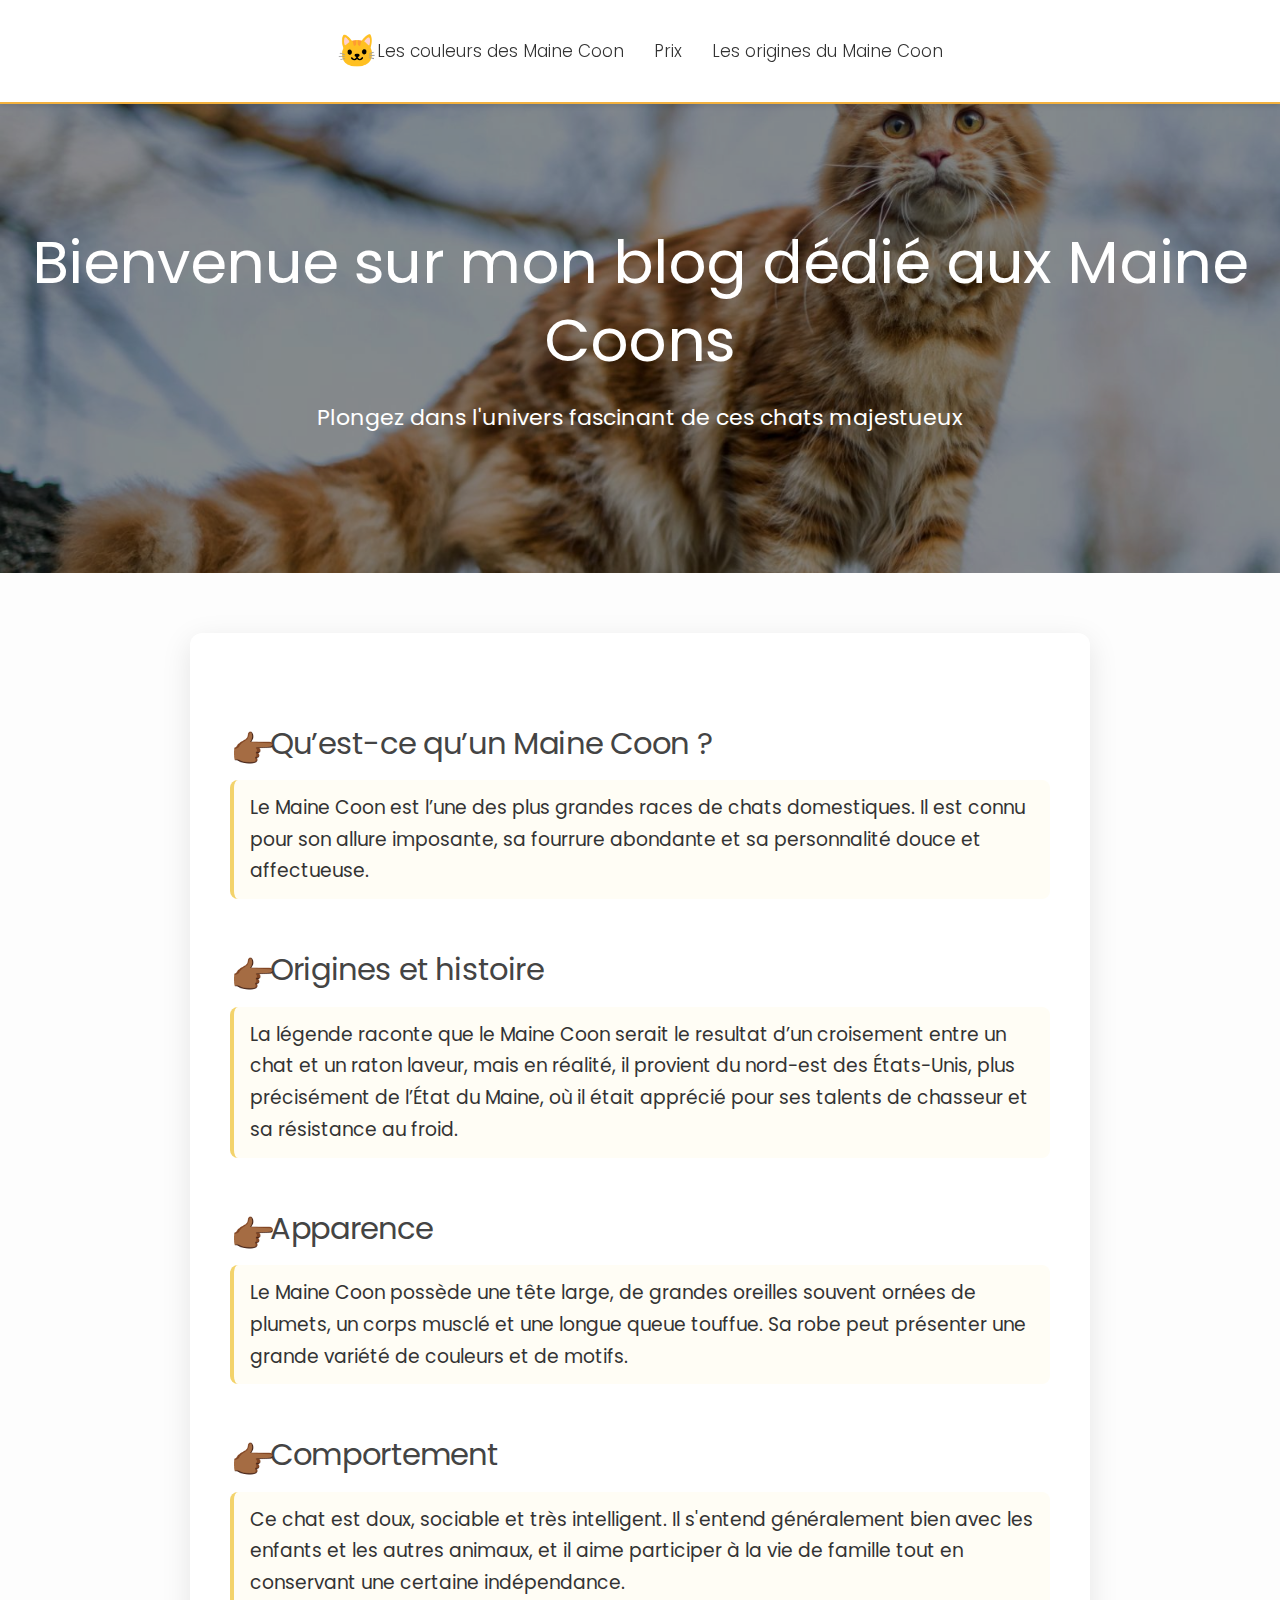
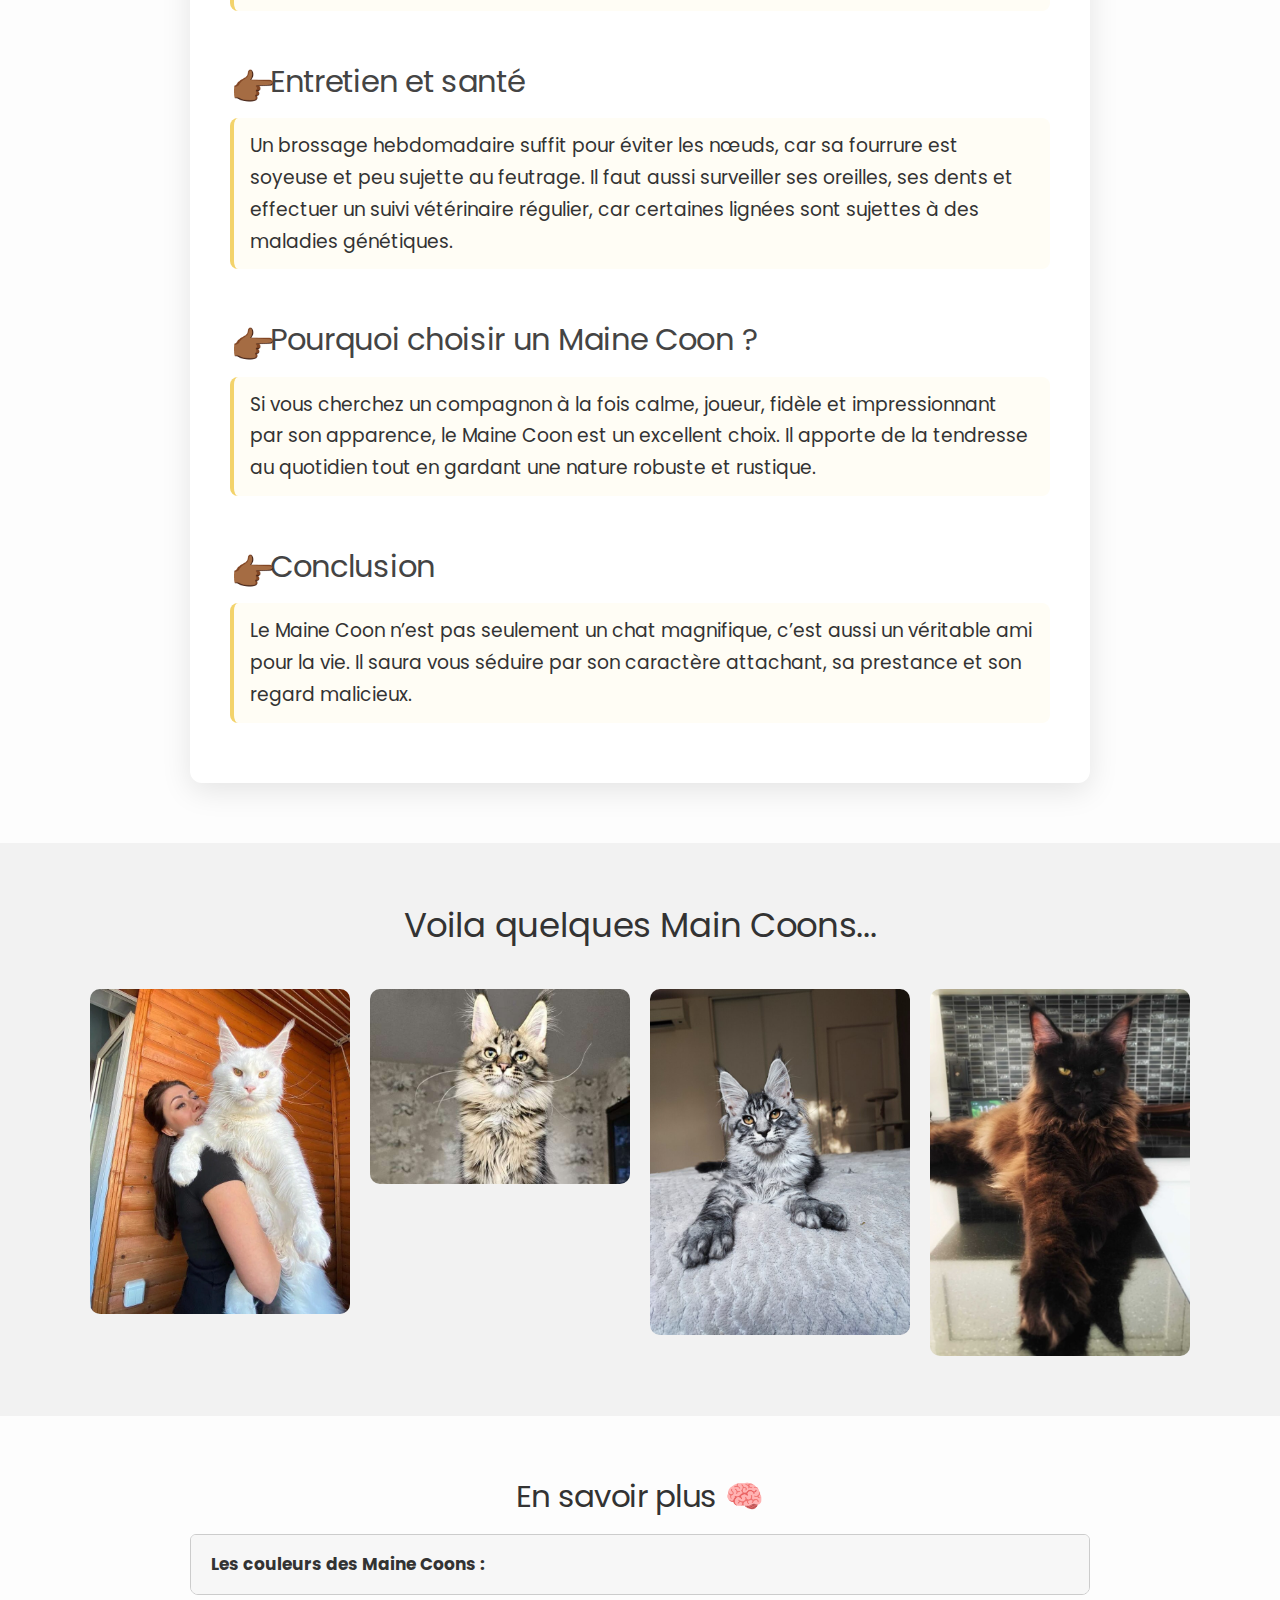
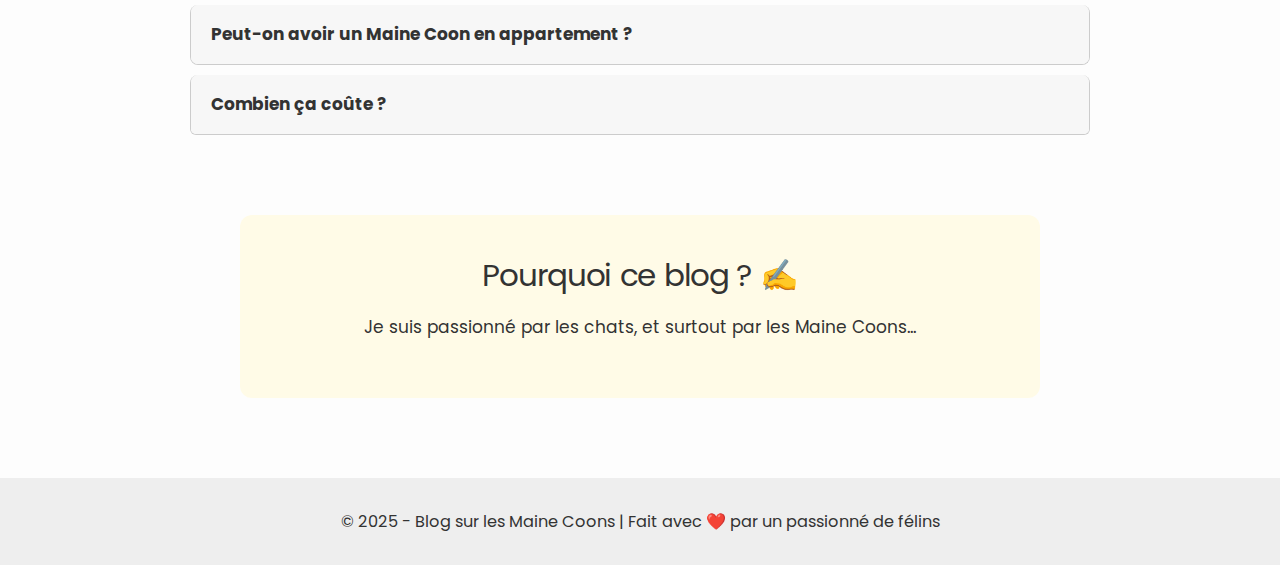
<file: index.html>
<!DOCTYPE html>
<html lang="fr">
<head>
  <meta charset="UTF-8" />
  <meta name="viewport" content="width=device-width, initial-scale=1.0" />
  <title>Mon blog sur les Maine Coons</title>
  
  <!-- Police moderne -->
  <link href="https://fonts.googleapis.com/css2?family=Poppins:wght@400;600;700&display=swap" rel="stylesheet" />

  

<link rel="stylesheet" href="assets/css/theme.bundle.css" />
<link rel="stylesheet" href="assets/css/style.css" />
  
</head>
<body>
<nav class="navbar py-5 d-flex justify-content-center"> 
<div style="width : 40px">
  <ul>
    <li class="gros"><a href="index.html">🐱</a></li>
  </ul>
</div>
<div class="d-flex justify-content-center">
  <ul>
  
    <li><a href="article1.html">Les couleurs des Maine Coon</a></li>
    <li><a href="article1 copy.html">Prix</a></li>
    <li><a href="article1 copy 2.html">Les origines du Maine Coon</a></li>
  </ul>
</div>
</nav>

<header>
  <h1>Bienvenue sur mon blog dédié aux Maine Coons </h1>
  <p>Plongez dans l'univers fascinant de ces chats majestueux</p>
  
</header>

<link href="https://fonts.googleapis.com/css2?family=Outfit:wght@400;600&display=swap" rel="stylesheet">

<main class="content">
  <!-- Texte principal -->
  <h2>Qu’est-ce qu’un Maine Coon ?</h2>
  <p>Le Maine Coon est l’une des plus grandes races de chats domestiques. Il est connu pour son allure imposante, sa fourrure abondante et sa personnalité douce et affectueuse.</p>

  <h2>Origines et histoire</h2>
  <p>La légende raconte que le Maine Coon serait le resultat d’un croisement entre un chat et un raton laveur, mais en réalité, il provient du nord-est des États-Unis, plus précisément de l’État du Maine, où il était apprécié pour ses talents de chasseur et sa résistance au froid.</p>

  <h2>Apparence</h2>
  <p>Le Maine Coon possède une tête large, de grandes oreilles souvent ornées de plumets, un corps musclé et une longue queue touffue. Sa robe peut présenter une grande variété de couleurs et de motifs.</p>

  <h2>Comportement</h2>
  <p>Ce chat est doux, sociable et très intelligent. Il s'entend généralement bien avec les enfants et les autres animaux, et il aime participer à la vie de famille tout en conservant une certaine indépendance.</p>

  <h2>Entretien et santé</h2>
  <p>Un brossage hebdomadaire suffit pour éviter les nœuds, car sa fourrure est soyeuse et peu sujette au feutrage. Il faut aussi surveiller ses oreilles, ses dents et effectuer un suivi vétérinaire régulier, car certaines lignées sont sujettes à des maladies génétiques.</p>

  <h2>Pourquoi choisir un Maine Coon ?</h2>
  <p>Si vous cherchez un compagnon à la fois calme, joueur, fidèle et impressionnant par son apparence, le Maine Coon est un excellent choix. Il apporte de la tendresse au quotidien tout en gardant une nature robuste et rustique.</p>

  <h2>Conclusion</h2>
  <p>Le Maine Coon n’est pas seulement un chat magnifique, c’est aussi un véritable ami pour la vie. Il saura vous séduire par son caractère attachant, sa prestance et son regard malicieux.</p>
</main>

<section class="gallery">
  <h2>Voila quelques Main Coons...</h2>
  <div>
    <img src="assets/img/kiefer-maine-coon-cat-3_0d1825b1-07a2-4328-a352-4d3b44742079.webp" >
    <img src="assets/img/92597-172632_light.jpg" >
    <img src="assets/img/1700405198744-768x1024.jpg">
    <img src="assets/img/maine-coon-black--613x867.jpg">
  </div>
</section>

<div class="accordion">
  <h2 style="text-align: center;">En savoir plus 🧠</h2>

  <div class="accordion-item">
    <div class="accordion-header">Les couleurs des Maine Coons :</div>
    <div class="accordion-content">
      <p>Ils peuvent être tigrés, noirs, blancs, crème, roux... certains ont les yeux vairons !</p>
    </div>
  </div>

  <div class="accordion-item">
    <div class="accordion-header">Peut-on avoir un Maine Coon en appartement ?</div>
    <div class="accordion-content">
      <p>Oui, s’il a de l’espace, des jouets et un arbre à chat pour grimper.</p>
    </div>
  </div>

  <div class="accordion-item">
    <div class="accordion-header">Combien ça coûte ?</div>
    <div class="accordion-content">
      <p>Entre 900€ et 1500€, selon l’éleveur. Choisissez toujours un élevage sérieux !</p>
    </div>
  </div>
</div>

<section style="max-width: 800px; margin: 80px auto; padding: 40px; background-color: #fffbe7; border-radius: 12px; text-align: center;">
  <h2>Pourquoi ce blog ? ✍️</h2>
  <p>Je suis passionné par les chats, et surtout par les Maine Coons...</p>
</section>

<footer>
  © 2025 - Blog sur les Maine Coons | Fait avec ❤️ par un passionné de félins
</footer>

<!-- Script JS pour l'accordéon -->
<script>
  const items = document.querySelectorAll(".accordion-item");
  items.forEach(item => {
    item.querySelector(".accordion-header").addEventListener("click", () => {
      item.classList.toggle("active");
    });
  });
</script>

</body>
</html>
</file>
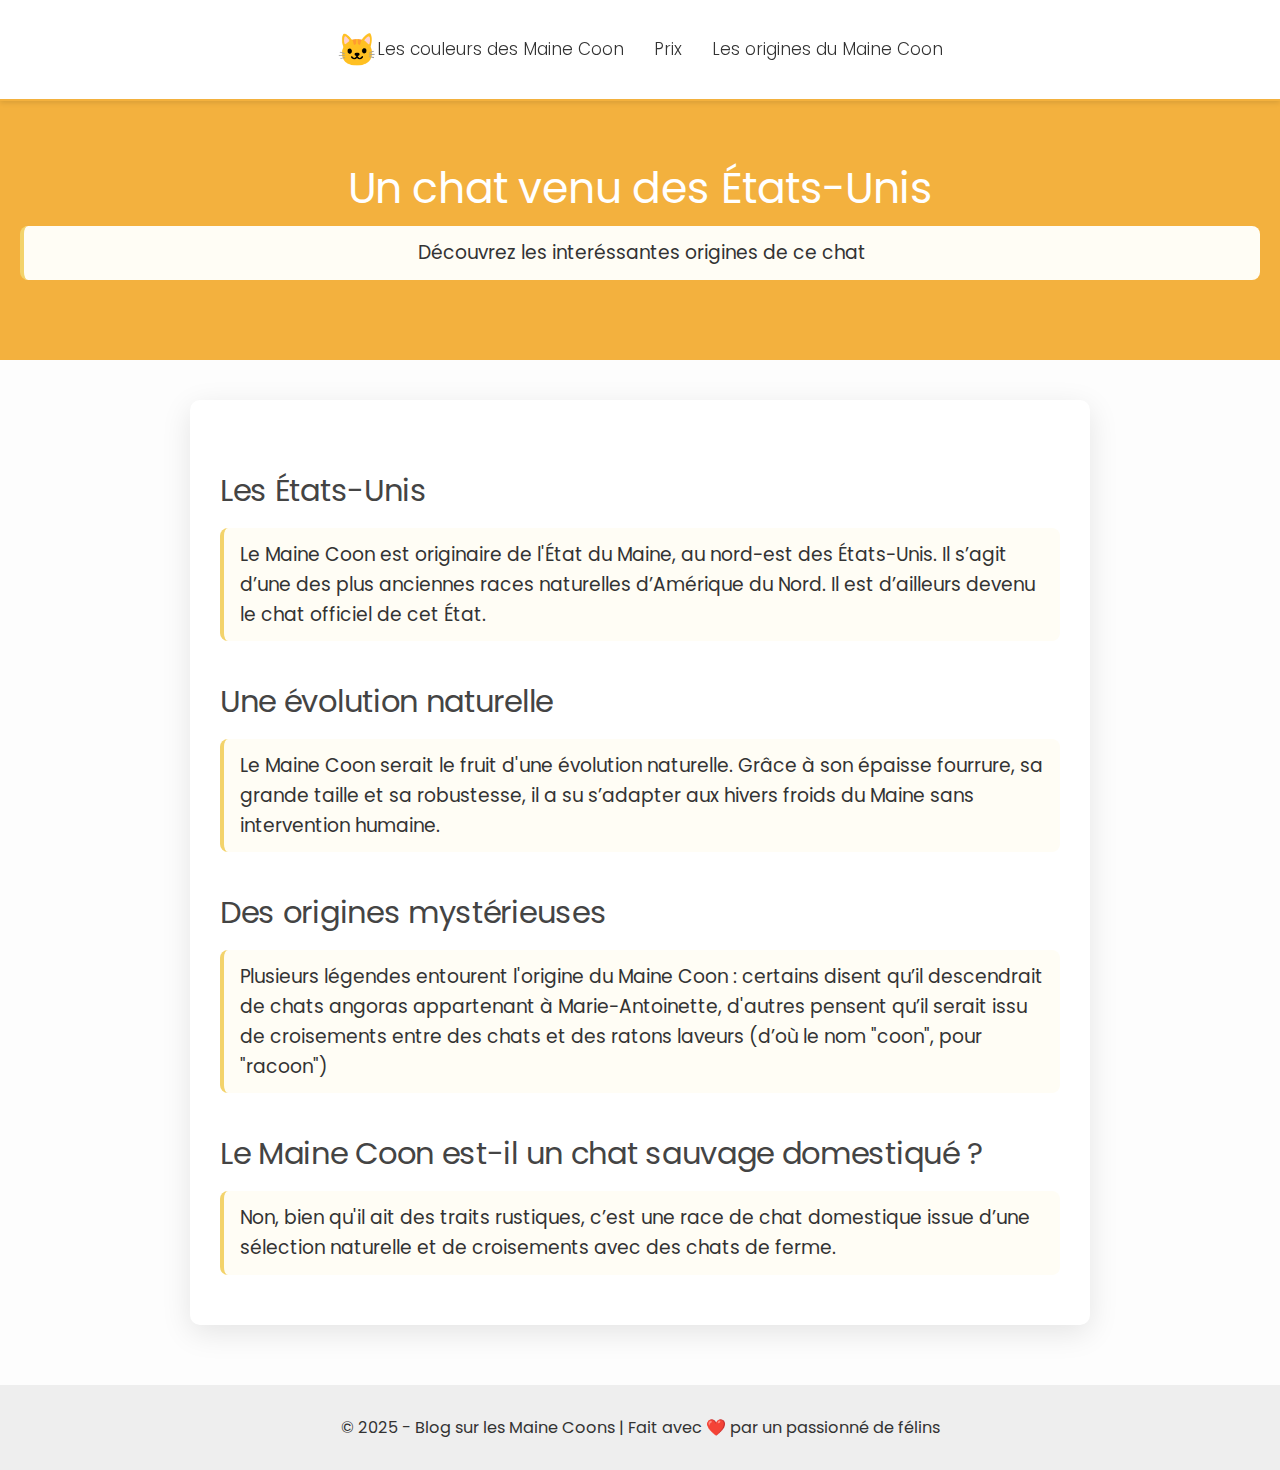
<file: article1 copy 2.html>
<!DOCTYPE html>
<html lang="fr">
<head>
  <meta charset="UTF-8">
  <meta name="viewport" content="width=device-width, initial-scale=1.0">
  <title>Origines du Maine Coon</title>

  <!-- Police Poppins -->
  <link href="https://fonts.googleapis.com/css2?family=Poppins:wght@400;600&display=swap" rel="stylesheet">
<link rel="stylesheet" href="assets/css/theme.bundle.css" />
  <style>
    .navbar {
  position: sticky;
  top: 0;
  background-color: #fff;
  padding: 12px 0;
  border-bottom: 2px solid #f3b13e;
  text-align: center;
  z-index: 1000;
  box-shadow: 0 2px 5px rgba(0,0,0,0.1);
}
.navbar ul {
  list-style: none;
  margin: 0;
  padding: 0;
  display: inline-flex;
  gap: 30px;
}
.gros {font-size: xx-large;}
.navbar a {
  text-decoration: none;
  color: #333;
  font-weight :300;
}
    body {
      font-family: 'Poppins', sans-serif;
      background-color: #fdfdfd;
      margin: 0;
      padding: 0;
      color: #333;
    }
.black{color:#333}
    header {
      background-color: #f3b13e;
      color: white;
      padding: 60px 20px;
      text-align: center;
    }

    main {
      max-width: 900px;
      margin: 40px auto;
      padding: 30px;
      background-color: white;
      border-radius: 10px;
      box-shadow: 0 8px 30px rgba(0,0,0,0.1);
    }

    h1 {
      font-size: 2.5em;
      margin-bottom: 10px;
    }

    h2 {
      font-size: 1.8em;
      color: #444;
      margin-top: 40px;
    }

    p {
      font-size: 1.1em;
      margin-bottom: 20px;
      padding: 12px 16px;
      background-color: #fffdf5;
      border-left: 4px solid #f3d36b;
      border-radius: 8px;
    }
main p {
  font-size: 1.1em;
  margin-bottom: 20px;
  padding: 12px 16px;
  background-color: #fffdf5;
  border-left: 4px solid #f3d36b;
  border-radius: 8px;
  transition: background-color 0.3s ease;
}

main p:hover {
  background-color: #fff7db;
}
    footer {
      text-align: center;
      padding: 30px 10px;
      background-color: #eee;
      font-size: 0.95em;
      margin-top: 60px;
    }
  </style>
</head>
<body>
<nav class="navbar py-5 d-flex justify-content-center"> 
<div style="width : 40px">
  <ul>
    <li class="gros"><a href="index.html">🐱</a></li>
  </ul>
</div>
<div class="d-flex justify-content-center">
  <ul>
  
    <li><a href="article1.html">Les couleurs des Maine Coon</a></li>
    <li><a href="article1 copy.html">Prix</a></li>
    <li><a href="article1 copy 2.html">Les origines du Maine Coon</a></li>
  </ul>
</div>
</nav>
<header>
  <h1>Un chat venu des États-Unis</h1>
  <p class="black">Découvrez les interéssantes origines de ce chat</p>
</header>

<main>
  <h2>Les États-Unis</h2>
  <p>Le Maine Coon est originaire de l'État du Maine, au nord-est des États-Unis. Il s’agit d’une des plus anciennes races naturelles d’Amérique du Nord.
            Il est d’ailleurs devenu le chat officiel de cet État.</p>

  <h2>Une évolution naturelle</h2>
  <p>Le Maine Coon serait le fruit d'une évolution naturelle. Grâce à son épaisse fourrure, sa grande taille et sa robustesse, il a su s’adapter aux hivers froids du Maine sans intervention humaine.</p>

  <h2>Des origines mystérieuses</h2>
  <p>Plusieurs légendes entourent l'origine du Maine Coon : certains disent qu’il descendrait de chats angoras appartenant à Marie-Antoinette, d'autres pensent qu’il serait issu de croisements entre des chats et des ratons laveurs (d’où le nom "coon", pour "racoon")</p>

  <h2>Le Maine Coon est-il un chat sauvage domestiqué ?</h2>
  <p>Non, bien qu'il ait des traits rustiques, c’est une race de chat domestique issue d’une sélection naturelle et de croisements avec des chats de ferme.</p>
</main>

<footer>
 © 2025 - Blog sur les Maine Coons | Fait avec ❤️ par un passionné de félins
</footer>

</body>
</html>
</file>
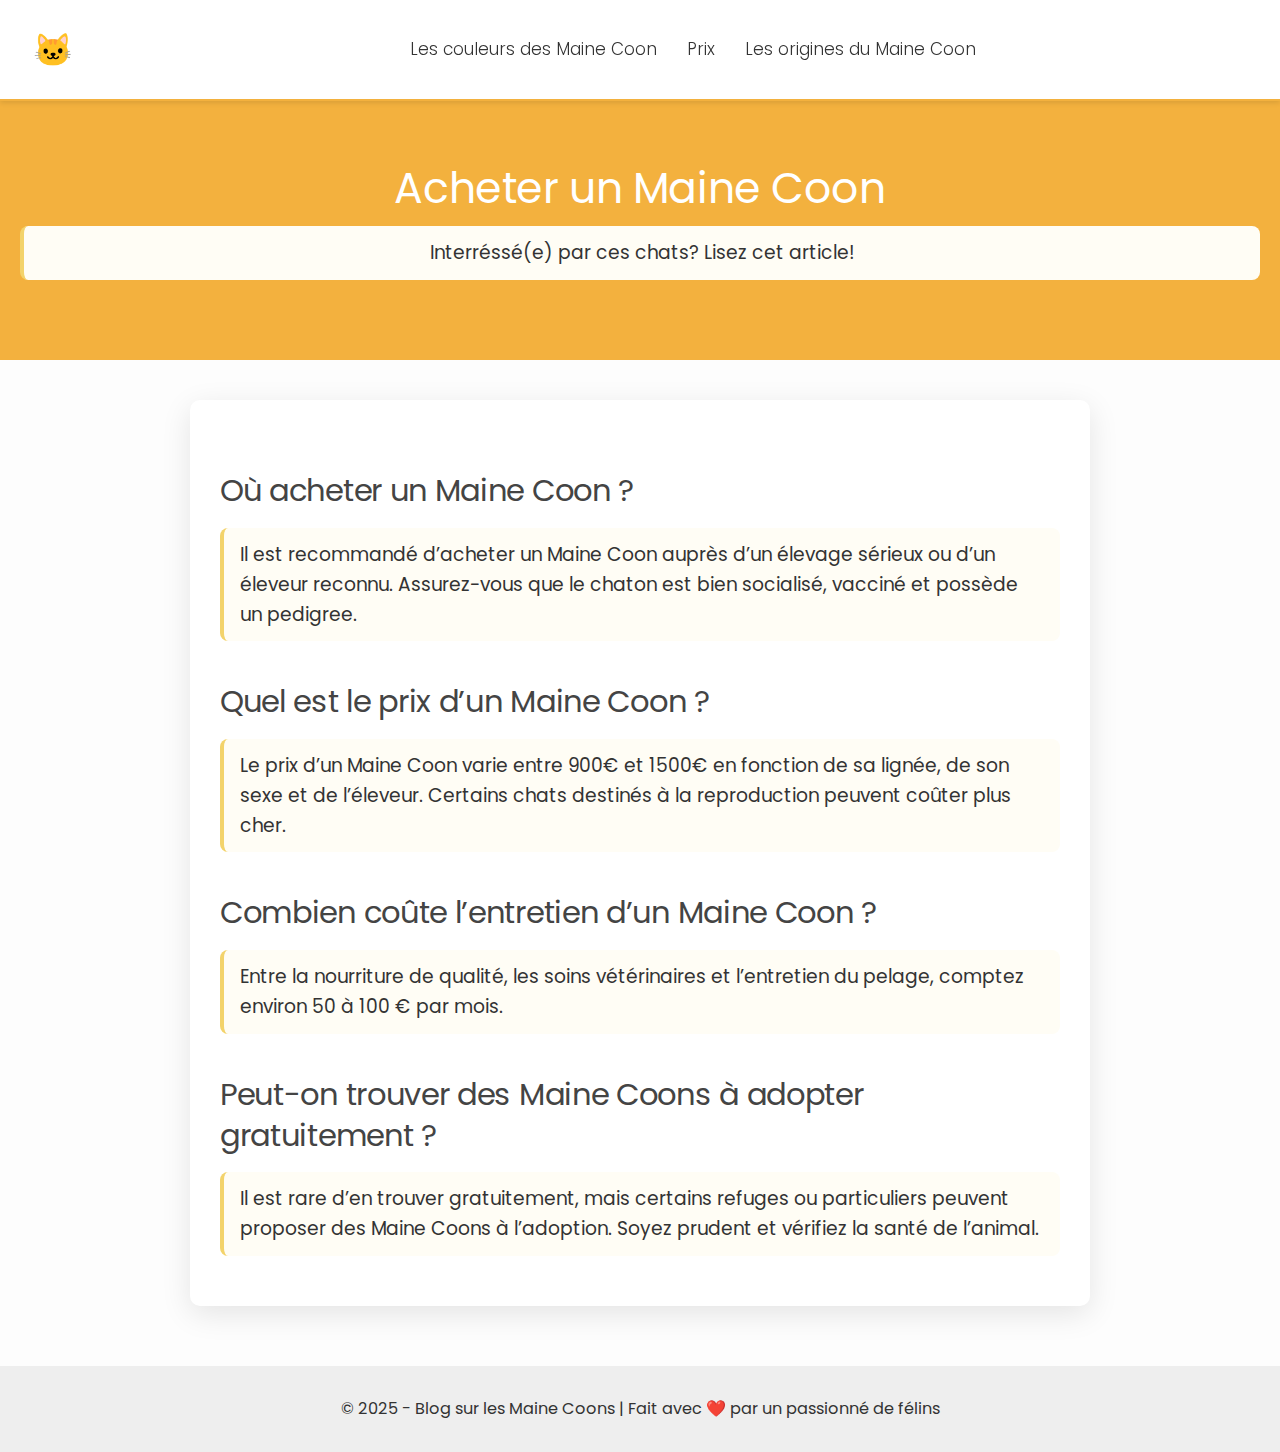
<file: article1 copy.html>
<!DOCTYPE html>
<html lang="fr">
<head>
  <meta charset="UTF-8">
  <meta name="viewport" content="width=device-width, initial-scale=1.0">
  <title>Prix</title>

  <!-- Police Poppins -->
  <link href="https://fonts.googleapis.com/css2?family=Poppins:wght@400;600&display=swap" rel="stylesheet">
<link rel="stylesheet" href="assets/css/theme.bundle.css" />
  <style>
    .navbar {
  position: sticky;
  top: 0;
  background-color: #fff;
  padding: 12px 0;
  border-bottom: 2px solid #f3b13e;
  text-align: center;
  z-index: 1000;
  box-shadow: 0 2px 5px rgba(0,0,0,0.1);
}
.navbar ul {
  list-style: none;
  margin: 0;
  padding: 0;
  display: inline-flex;
  gap: 30px;
}
.gros {font-size: xx-large;}
.navbar a {
  text-decoration: none;
  color: #333;
  font-weight :300;
}
    body {
      font-family: 'Poppins', sans-serif;
      background-color: #fdfdfd;
      margin: 0;
      padding: 0;
      color: #333;
    }
.black{color:#333}
    header {
      background-color: #f3b13e;
      color: white;
      padding: 60px 20px;
      text-align: center;
    }

    main {
      max-width: 900px;
      margin: 40px auto;
      padding: 30px;
      background-color: white;
      border-radius: 10px;
      box-shadow: 0 8px 30px rgba(0,0,0,0.1);
    }

    h1 {
      font-size: 2.5em;
      margin-bottom: 10px;
    }

    h2 {
      font-size: 1.8em;
      color: #444;
      margin-top: 40px;
    }

    p {
      font-size: 1.1em;
      margin-bottom: 20px;
      padding: 12px 16px;
      background-color: #fffdf5;
      border-left: 4px solid #f3d36b;
      border-radius: 8px;
    }
main p {
  font-size: 1.1em;
  margin-bottom: 20px;
  padding: 12px 16px;
  background-color: #fffdf5;
  border-left: 4px solid #f3d36b;
  border-radius: 8px;
  transition: background-color 0.3s ease;
}

main p:hover {
  background-color: #fff7db;
}
    footer {
      text-align: center;
      padding: 30px 10px;
      background-color: #eee;
      font-size: 0.95em;
      margin-top: 60px;
    }
  </style>
</head>
<body>
<nav class="navbar py-5"> 
<div class="col-md-1">
  <ul>
    <li class="gros"><a href="index.html">🐱</a></li>
  </ul>
</div>
<div class="d-flex col-md-11 justify-content-center">
  <ul>
  
    <li><a href="article1.html">Les couleurs des Maine Coon</a></li>
    <li><a href="article1 copy.html">Prix</a></li>
    <li><a href="article1 copy 2.html">Les origines du Maine Coon</a></li>
  </ul>
</div>
</nav>
<header>
  <h1>Acheter un Maine Coon</h1>
  <p class="black">Interréssé(e) par ces chats? Lisez cet article!</p>
</header>

<main>
  <h2>Où acheter un Maine Coon ?</h2>
  <p>Il est recommandé d’acheter un Maine Coon auprès d’un élevage sérieux ou d’un éleveur reconnu.
            Assurez-vous que le chaton est bien socialisé, vacciné et possède un pedigree.</p>

  <h2>Quel est le prix d’un Maine Coon ?</h2>
  <p>Le prix d’un Maine Coon varie entre 900€ et 1500€ en fonction de sa lignée, de son sexe et de l’éleveur.
            Certains chats destinés à la reproduction peuvent coûter plus cher.</p>
<h2>Combien coûte l’entretien d’un Maine Coon ?</h2>
<p>Entre la nourriture de qualité, les soins vétérinaires et l’entretien du pelage, comptez environ 50 à 100 € par mois.</p>
<h2>Peut-on trouver des Maine Coons à adopter gratuitement ?</h2>
<p>Il est rare d’en trouver gratuitement, mais certains refuges ou particuliers peuvent proposer des Maine Coons à l’adoption. Soyez prudent et vérifiez la santé de l’animal.</p>
</main>

<footer>
 © 2025 - Blog sur les Maine Coons | Fait avec ❤️ par un passionné de félins
</footer>

</body>
</html>
</file>
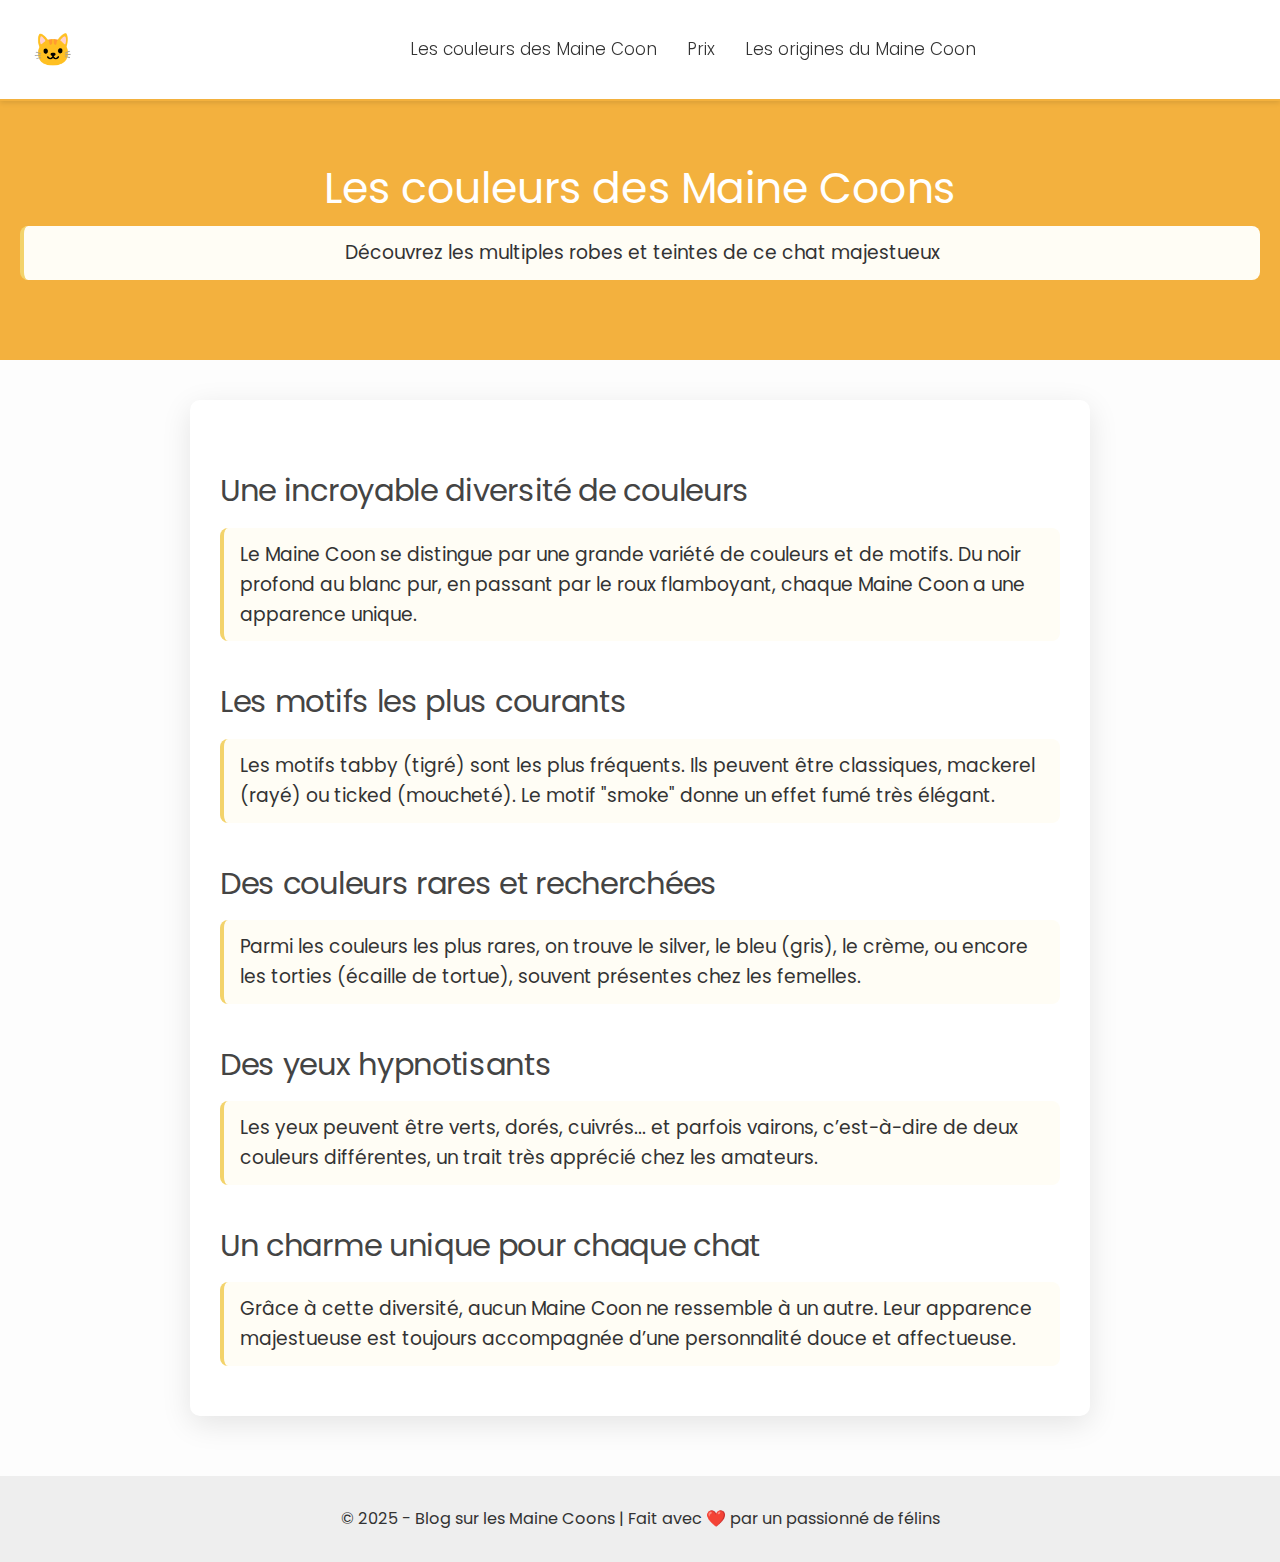
<file: article1.html>
<!DOCTYPE html>
<html lang="fr">
<head>
  <meta charset="UTF-8">
  <meta name="viewport" content="width=device-width, initial-scale=1.0">
  <title>Les couleurs des Maine Coons</title>

  <!-- Police Poppins -->
  <link href="https://fonts.googleapis.com/css2?family=Poppins:wght@400;600&display=swap" rel="stylesheet">
<link rel="stylesheet" href="assets/css/theme.bundle.css" />
  <style>
    .navbar {
  position: sticky;
  top: 0;
  background-color: #fff;
  padding: 12px 0;
  border-bottom: 2px solid #f3b13e;
  text-align: center;
  z-index: 1000;
  box-shadow: 0 2px 5px rgba(0,0,0,0.1);
}
.navbar ul {
  list-style: none;
  margin: 0;
  padding: 0;
  display: inline-flex;
  gap: 30px;
}
.gros {font-size: xx-large;}
.navbar a {
  text-decoration: none;
  color: #333;
  font-weight :300;
}
    body {
      font-family: 'Poppins', sans-serif;
      background-color: #fdfdfd;
      margin: 0;
      padding: 0;
      color: #333;
    }
.black{color:#333}
    header {
      background-color: #f3b13e;
      color: white;
      padding: 60px 20px;
      text-align: center;
    }

    main {
      max-width: 900px;
      margin: 40px auto;
      padding: 30px;
      background-color: white;
      border-radius: 10px;
      box-shadow: 0 8px 30px rgba(0,0,0,0.1);
    }

    h1 {
      font-size: 2.5em;
      margin-bottom: 10px;
    }

    h2 {
      font-size: 1.8em;
      color: #444;
      margin-top: 40px;
    }

    p {
      font-size: 1.1em;
      margin-bottom: 20px;
      padding: 12px 16px;
      background-color: #fffdf5;
      border-left: 4px solid #f3d36b;
      border-radius: 8px;
    }
main p {
  font-size: 1.1em;
  margin-bottom: 20px;
  padding: 12px 16px;
  background-color: #fffdf5;
  border-left: 4px solid #f3d36b;
  border-radius: 8px;
  transition: background-color 0.3s ease;
}

main p:hover {
  background-color: #fff7db;
}
    footer {
      text-align: center;
      padding: 30px 10px;
      background-color: #eee;
      font-size: 0.95em;
      margin-top: 60px;
    }
  </style>
</head>
<body>
<nav class="navbar py-5"> 
<div class="col-md-1">
  <ul>
    <li class="gros"><a href="index.html">🐱</a></li>
  </ul>
</div>
<div class="d-flex col-md-11 justify-content-center">
  <ul>
  
    <li><a href="article1.html">Les couleurs des Maine Coon</a></li>
    <li><a href="article1 copy.html">Prix</a></li>
    <li><a href="article1 copy 2.html">Les origines du Maine Coon</a></li>
  </ul>
</div>
</nav>
<header>
  <h1>Les couleurs des Maine Coons</h1>
  <p class="black">Découvrez les multiples robes et teintes de ce chat majestueux</p>
</header>

<main>
  <h2>Une incroyable diversité de couleurs</h2>
  <p>Le Maine Coon se distingue par une grande variété de couleurs et de motifs. Du noir profond au blanc pur, en passant par le roux flamboyant, chaque Maine Coon a une apparence unique.</p>

  <h2>Les motifs les plus courants</h2>
  <p>Les motifs tabby (tigré) sont les plus fréquents. Ils peuvent être classiques, mackerel (rayé) ou ticked (moucheté). Le motif "smoke" donne un effet fumé très élégant.</p>

  <h2>Des couleurs rares et recherchées</h2>
  <p>Parmi les couleurs les plus rares, on trouve le silver, le bleu (gris), le crème, ou encore les torties (écaille de tortue), souvent présentes chez les femelles.</p>

  <h2>Des yeux hypnotisants</h2>
  <p>Les yeux peuvent être verts, dorés, cuivrés... et parfois vairons, c’est-à-dire de deux couleurs différentes, un trait très apprécié chez les amateurs.</p>

  <h2>Un charme unique pour chaque chat</h2>
  <p>Grâce à cette diversité, aucun Maine Coon ne ressemble à un autre. Leur apparence majestueuse est toujours accompagnée d’une personnalité douce et affectueuse.</p>
</main>

<footer>
 © 2025 - Blog sur les Maine Coons | Fait avec ❤️ par un passionné de félins
</footer>

</body>
</html>
</file>
<file: assets/css/style.css>
.navbar {
  position: sticky;
  top: 0;
  background-color: #fff;
  padding: 12px 0;
  border-bottom: 2px solid #f3b13e;
  text-align: center;
  z-index: 1000;
  box-shadow: 0 2px 5px rgba(0,0,0,0.1);
}
.gros {font-size: xx-large;}
.navbar ul {
  list-style: none;
  margin: 0;
  padding: 0;
  display: inline-flex;
  gap: 30px;
}

.navbar a {
  text-decoration: none;
  color: #333;
  font-weight :300;
}

    body {
  font-family: "Poppins", sans-serif;
  line-height: 1.7;
  background-color: #fdfdfd;
  color: #333;
  margin: 0;
  padding: 0;
}

header {
  background-image: url('../img/maine-coon-2.jpg');
  background-size: cover;
  background-position: center;
  color: white;
  padding: 120px 20px;
  text-align: center;
  position: relative;
}

header::after {
  content: "";
  position: absolute;
  inset: 0;
  background: rgba(0, 0, 0, 0.45);
  z-index: 0;
}

header h1,
header p {
  position: relative;
  z-index: 1;
}

header h1 {
  font-size: 3.5em;
  margin-bottom: 20px;
}

header p {
  font-size: 1.3em;
}

main.content {
  max-width: 900px;
  margin: 60px auto;
  padding: 40px;
  background-color: white;
  border-radius: 12px;
  box-shadow: 0 8px 30px rgba(0, 0, 0, 0.1);
}

main h2 {
  margin-top: 50px;
  font-size: 1.8em;
  color: #444;
  position: relative;
  padding-left: 40px;
}

main h2::before {
  content: "👉🏾";
  position: absolute;
  left: 0;
  top: 2px;
  font-size: 1.2em;
}

main p {
  font-size: 1.1em;
  margin-bottom: 20px;
  padding: 12px 16px;
  background-color: #fffdf5;
  border-left: 4px solid #f3d36b;
  border-radius: 8px;
  transition: background-color 0.3s ease;
}

main p:hover {
  background-color: #fff7db;
}

.gallery {
  padding: 60px 20px;
  background-color: #f2f2f2;
}

.gallery h2 {
  text-align: center;
  font-size: 2em;
  margin-bottom: 40px;
}

.gallery div {
  display: grid;
  gap: 20px;
  grid-template-columns: repeat(auto-fit, minmax(250px, 1fr));
  max-width: 1100px;
  margin: auto;
}

.gallery img {
  width: 100%;
  border-radius: 10px;
}

.accordion {
  max-width: 900px;
  margin: 60px auto;
}

.accordion-item {
  background: #fff;
  border: 1px solid #ccc;
  border-radius: 8px;
  margin-bottom: 10px;
  overflow: hidden;
}

.accordion-header {
  padding: 15px 20px;
  cursor: pointer;
  font-weight: bold;
  background-color: #f7f7f7;
}

.accordion-content {
  display: none;
  padding: 20px;
}

.accordion-item.active .accordion-content {
  display: block;
}

footer {
  text-align: center;
  padding: 30px 10px;
  background-color: #eee;
  margin-top: 60px;
  font-size: 0.95em;
}
</file>
